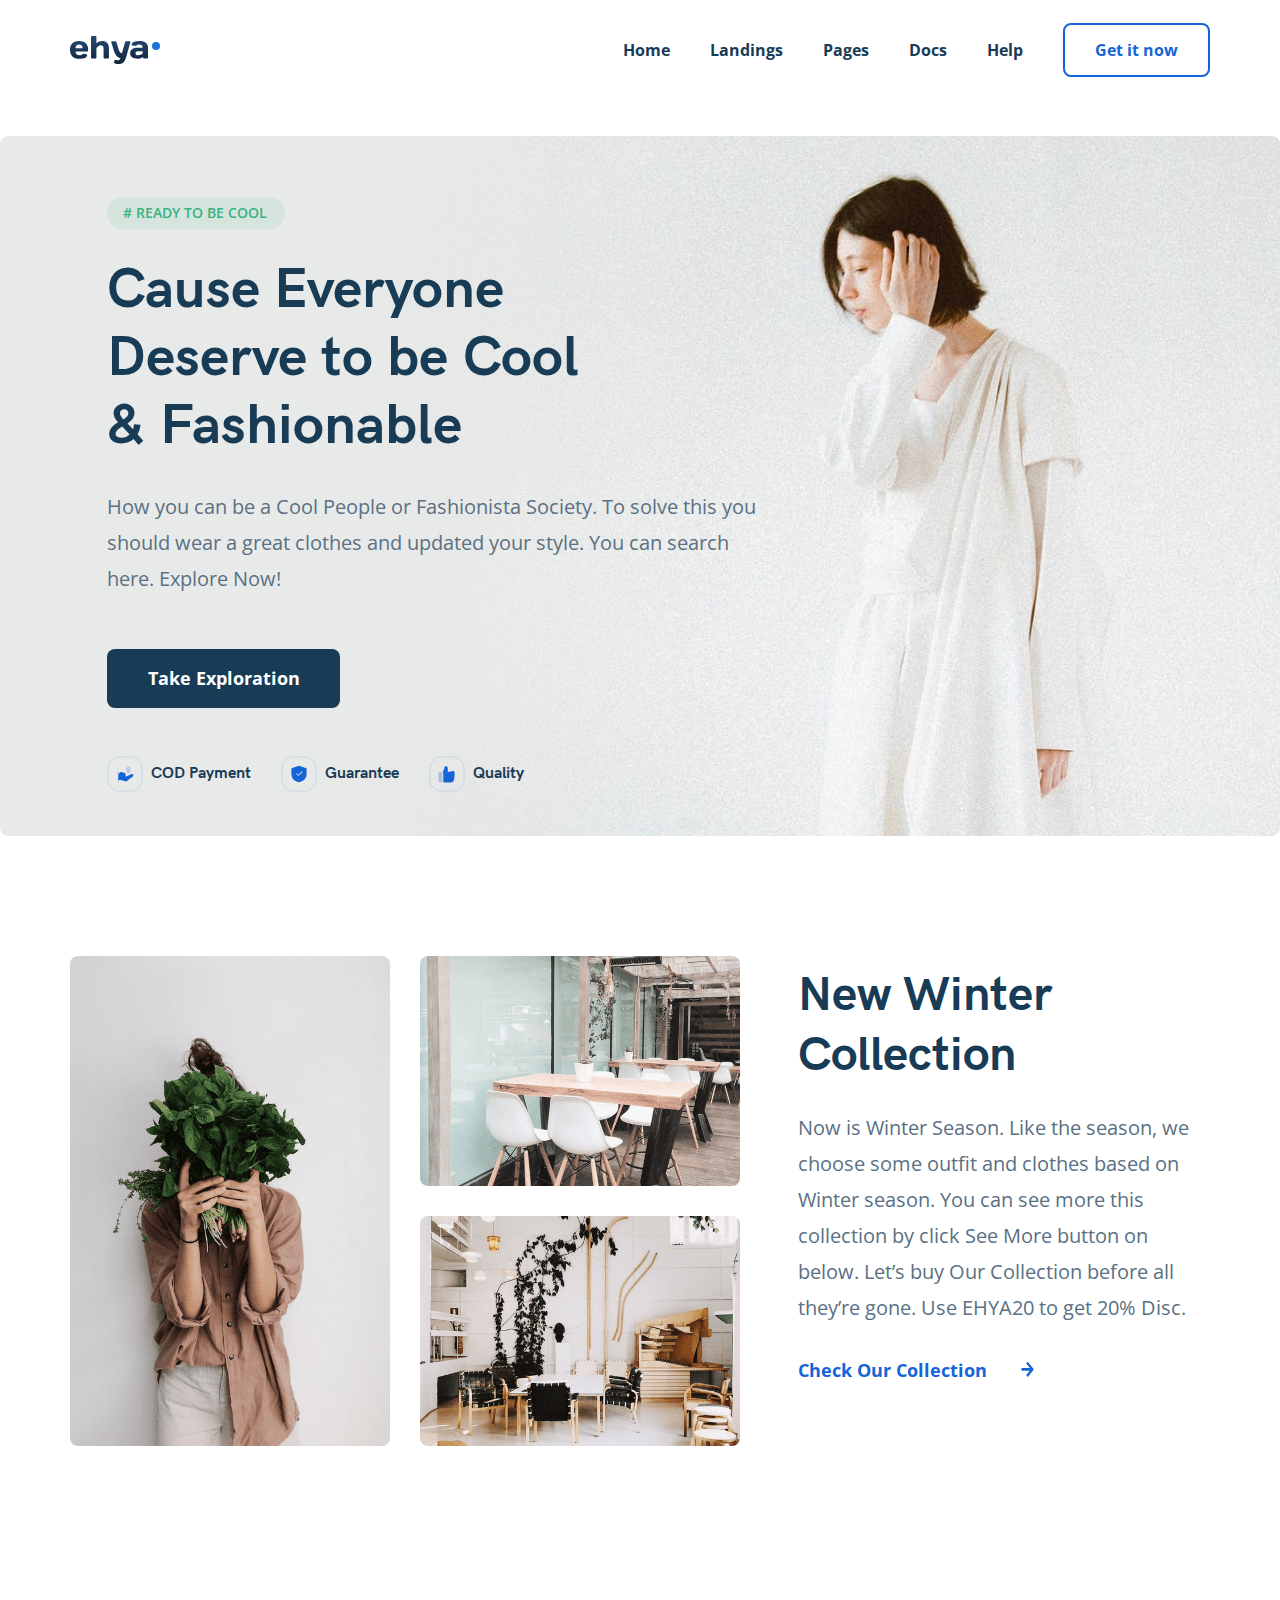
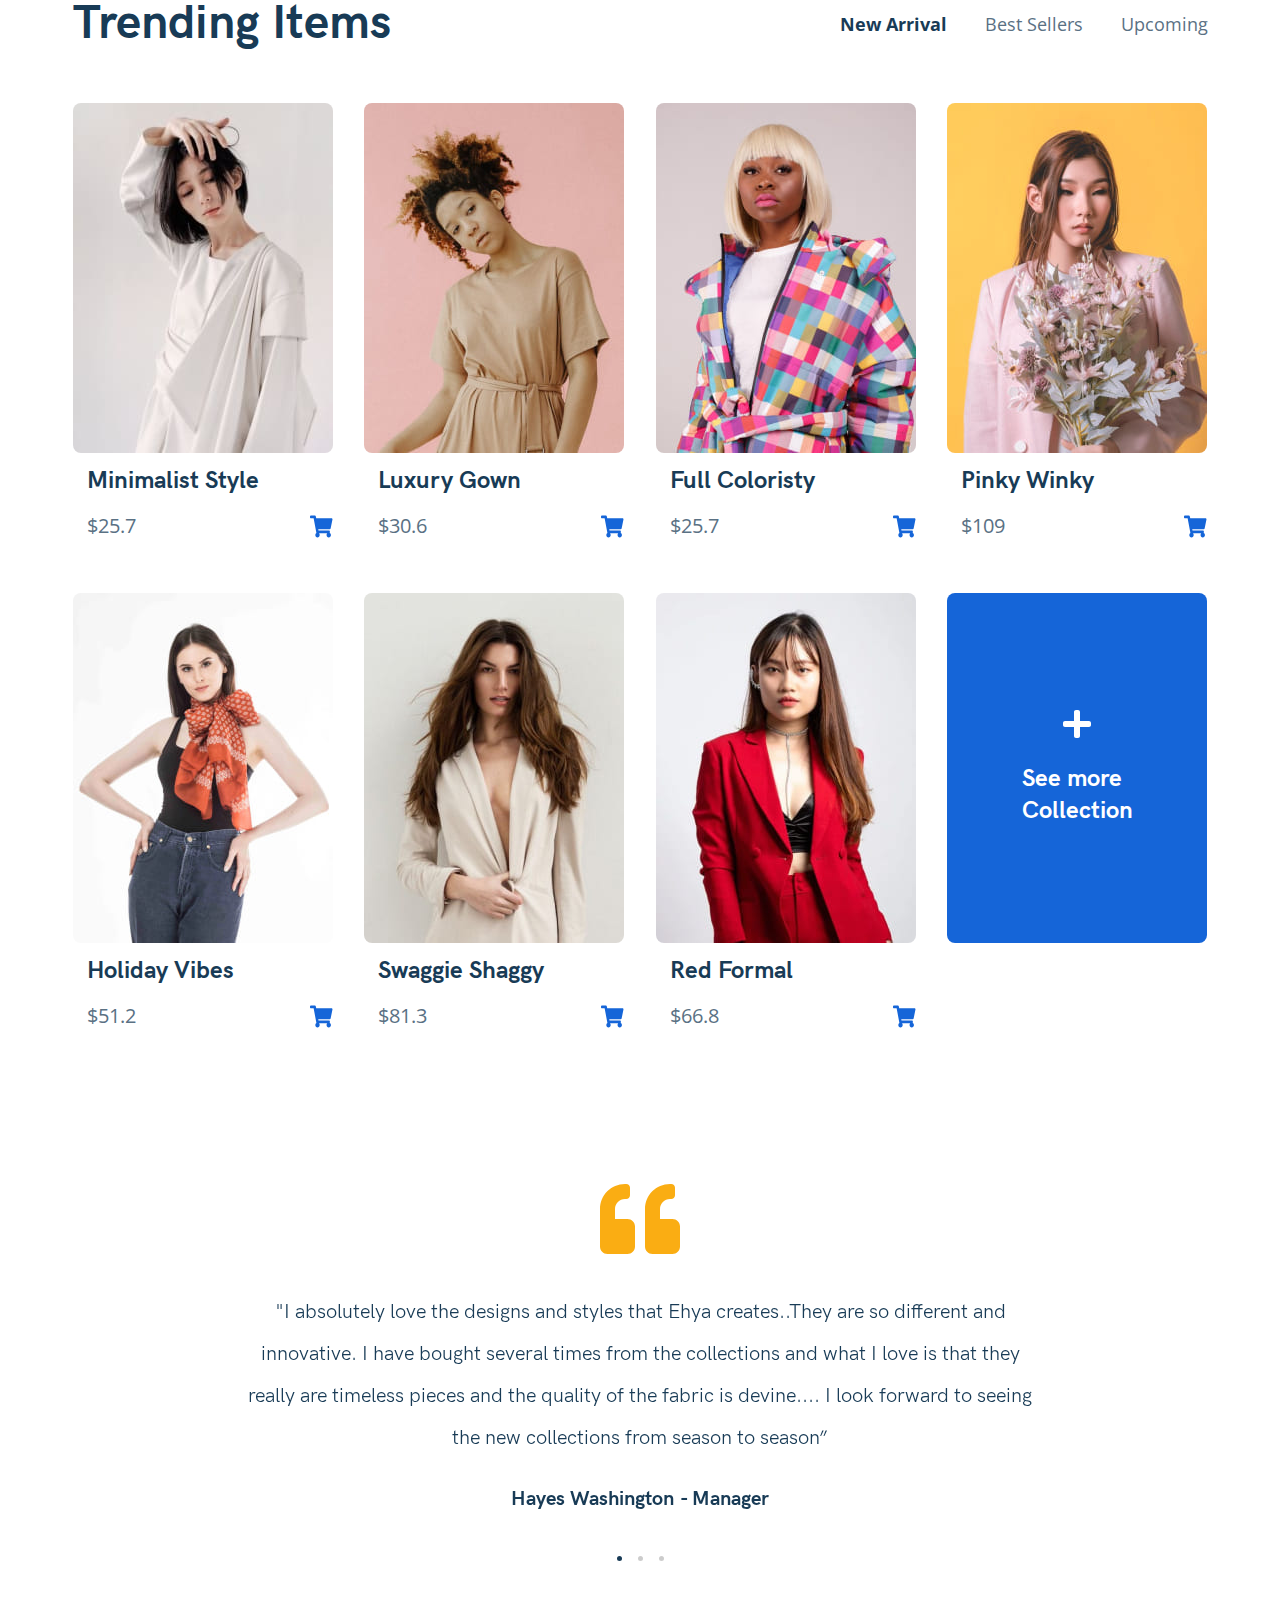
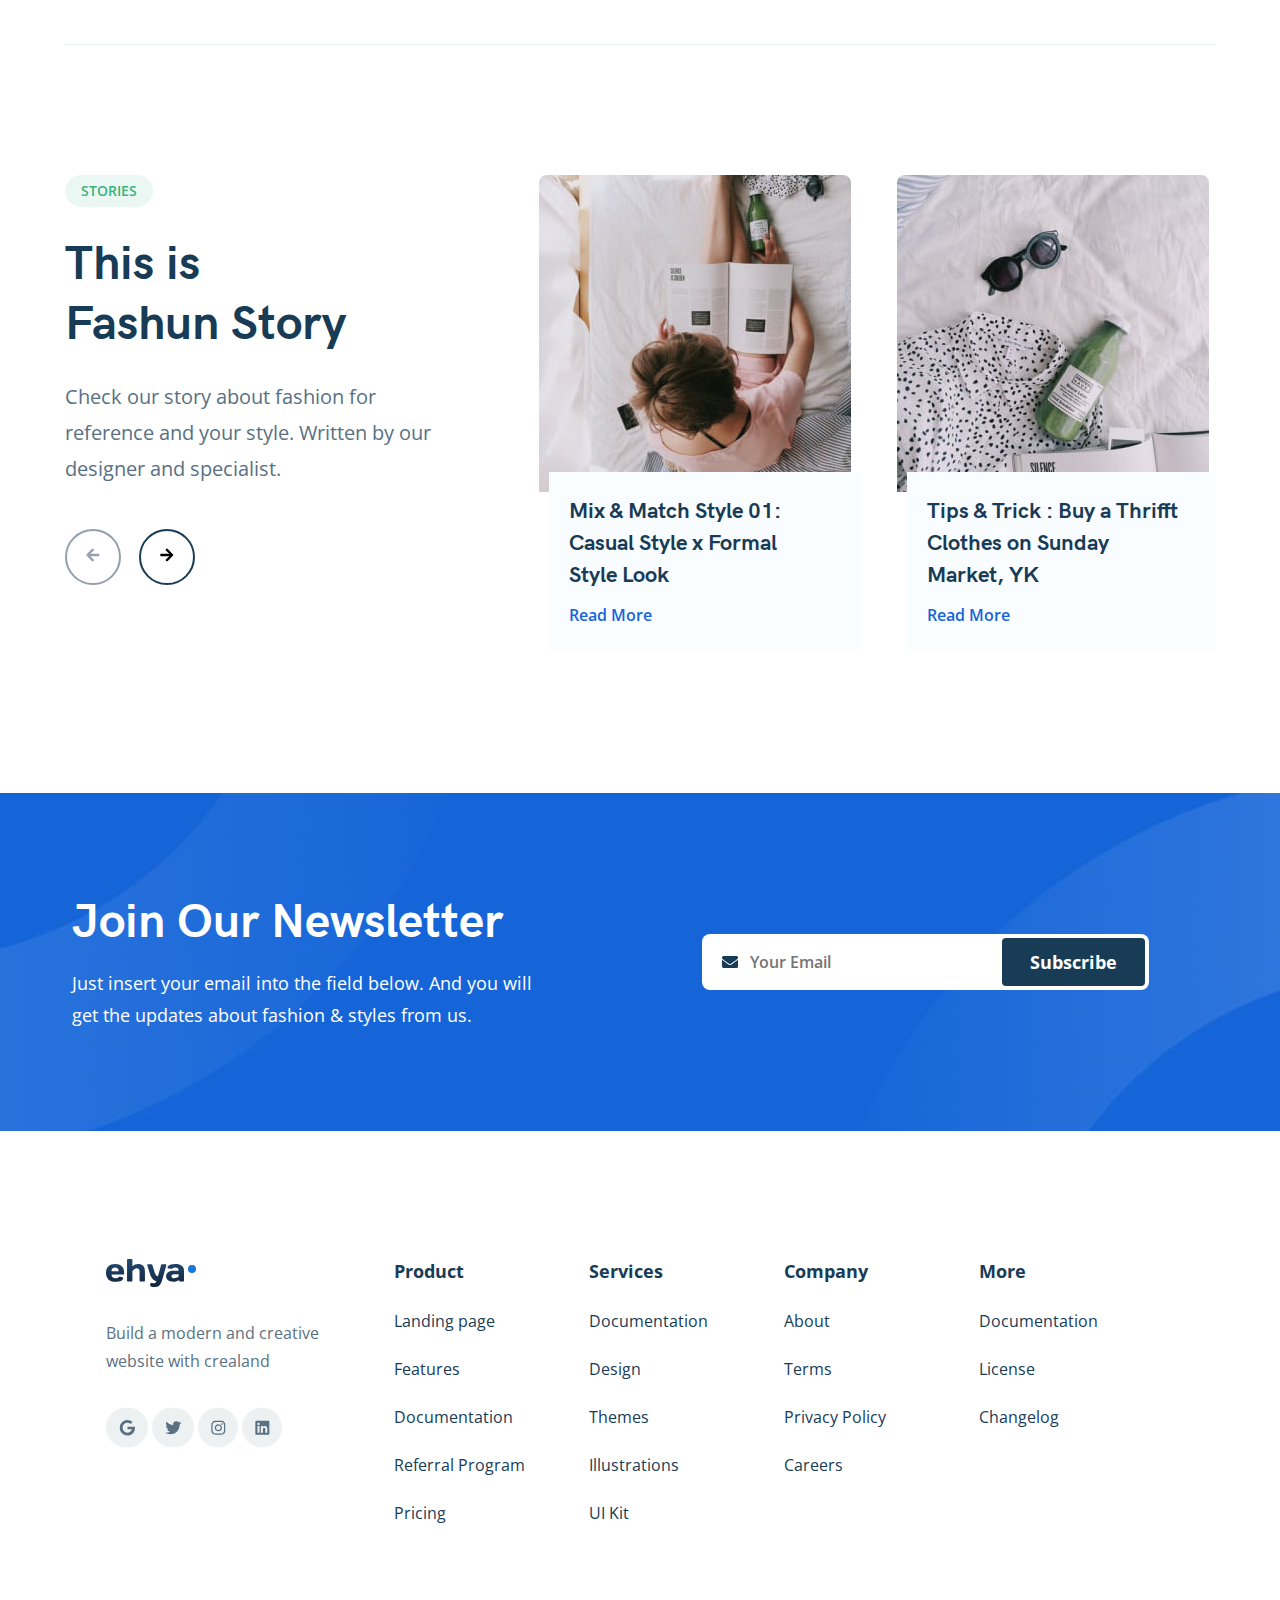
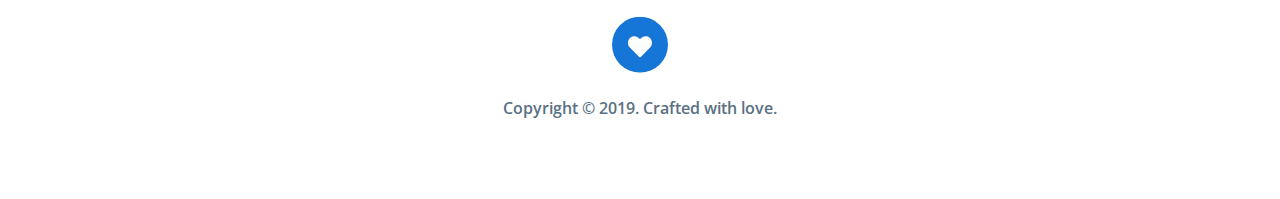
<file: index.html>
<!DOCTYPE html>
<html lang="en">

<head>
  <meta charset="UTF-8" />
  <meta name="viewport" content="width=device-width, initial-scale=1.0" />
  <title>Fashion boutique - EHYA</title>
  <link href="https://fonts.googleapis.com/css2?family=Open+Sans:wght@400;700&display=swap" rel="stylesheet" />
  <link rel="shortcut icon" href="img/favicon.ico" type="image/x-icon" />
  <link rel="icon" href="img/favicon.ico" type="image/x-icon" />
  <link rel="stylesheet" href="css/swiper-bundle.min.css" />
  <link rel="stylesheet" href="css/style.css" />
</head>

<body>
  <header class="navbar">
    <div class="header-container">
      <div class="header-container__left">
        <a href="index.html" class="logo">
          <img src="img/logo.svg" data-src="img/logo.svg" alt="logo: EYA" class="logo__image" />
        </a>
      </div>
      <!-- /.header-container__left -->
      <div class="header-container__right">
        <ul class="navbar-menu">
          <li class="navbar-menu__item">
            <a href="#" class="navbar-menu__link">Home</a>
          </li>
          <li class="navbar-menu__item">
            <a href="#" class="navbar-menu__link">Landings</a>
          </li>
          <li class="navbar-menu__item">
            <a href="#" class="navbar-menu__link">Pages</a>
          </li>
          <li class="navbar-menu__item">
            <a href="#" class="navbar-menu__link">Docs</a>
          </li>
          <li class="navbar-menu__item">
            <a href="#" class="navbar-menu__link">Help</a>
          </li>
          <li class="navbar-menu__item navbar-menu__primary">
            <button class="navbar-menu__link">
              Get it now
            </button>
          </li>
        </ul>
        <button data-toggle="modal" class="menu-button navbar__menu-button">
          <span class="menu-button__line"></span>
          <span class="menu-button__line"></span>
          <span class="menu-button__line"></span>
        </button>
      </div>
      <!-- /.header-container__rightt -->
    </div>
    <!-- /.header-container -->
  </header>
  <div class="banner">
    <div class="banner-wrapper">
      <div class="banner-container">
        <div class="banner-info">
          <div class="banner-text">
            <div class="banner-text__hashtag"># READY TO BE COOL</div>
            <!-- /.banner-text__hashtag -->
            <h1 class="banner-text__title">
              Cause Everyone Deserve to be&nbsp;Cool &&nbsp;Fashionable
            </h1>
            <p class="banner-text__description">How you can be a Cool People or Fashionista Society. To solve
              this you should wear a great clothes and updated your style.
              You can search here. Explore Now!
            </p>
          </div>
          <!-- /.banner-text -->
          <div class="banner__button">
            <button onclick="document.location='index.html#'" class="banner__button-link">Take Exploration</button>
          </div>
          <!-- /.banner-button -->
          <div class="advantages">
            <div class="advantages__item">
              <img src="img/icon-payment.svg" data-src="img/icon-1.svg" alt="icon: payment" class="advantages__icon">
              <span class="advantages__text">COD Payment</span>
            </div>
            <!-- /.advantages__item -->
            <div class="advantages__item">
              <img src="img/icon-guarantee.svg" data-src="img/icon-guarantee.svg" alt="icon: guaranteet"
                class="advantages__icon">
              <span class="advantages__text">Guarantee</span>
            </div>
            <!-- /.advantages__item -->
            <div class="advantages__item">
              <img src="img/icon-like.svg" data-src="img/icon-like.svg" alt="icon: like" class="advantages__icon">
              <span class="advantages__text">Quality</span>
            </div>
            <!-- /.advantages__item -->
          </div>
          <!-- /.advantages -->
        </div>
        <!-- /.banner-info -->
      </div>
      <!-- /.banner-container -->
    </div>
    <!-- /.banner-wrapper -->
  </div>
  <!-- /.banner -->
  <div class="collection">
    <div class="collection-container">
      <div class="collection-image">
        <div class="collection-image__left">
          <img src="img/collection-image-1.png" data-src="img/collection-image-1.png" alt="Image: collection"
            class="collection-image__vertical">
        </div>
        <!-- /.collection-image__left -->
        <div class="collection-image__right">
          <img src="img/collection-image-2.png" data-src="img/collection-image-2.png" alt="Image: collection"
            class="collection-image__horizontal">
          <img src="img/collection-image-3.png" data-src="img/collection-image-3.png" alt="Image: collection"
            class="collection-image__horizontal">
        </div>
        <!-- /.collection-image__right -->
      </div>
      <!-- /.collection-images -->
      <div class="collection-info">
        <h2 class="second-heading collection-info__title">
          New Winter Collection
        </h2>
        <p class="collection-info__description">
          Now is Winter Season. Like the season, we choose some outfit and
          clothes based on Winter season. You can see more this collection by
          click See More button on below. Let’s buy Our Collection before all
          they’re gone. Use EHYA20 to get 20% Disc.
        </p>
        <div class="collection-info__button">
          <a href="" class="collection-info__link">Check Our Collection</a>
          <img alt="" src="img/arrow.svg" data-src="img/arrow.svg" alt="icon: arrow" class="collection-info__icon">
        </div>
        <!-- /.collection-info__button -->
      </div>
      <!-- /.collection-info -->
    </div>
    <!-- /.collection-container -->
  </div>
  <!-- /.collection -->
  <div class="trending">
    <div class="trending-container">
      <div class="trending-info">
        <div class="second-heading trending-info__title">Trending Items</div>
        <ul class="tabs">
          <li data-target="#new" class="tabs__item tabs__item--active">
            New Arrival
          </li>
          <li data-target="#best" class="tabs__item">
            Best Sellers
          </li>
          <li data-target="#upcoming" class="tabs__item">
            Upcoming
          </li>
        </ul>
      </div>
      <!-- /.trending-info -->
      <ul class="tabs-content">
        <li id="new" class="tabs-content__item tabs-content__item--active">
          <div class="cards">
            <a href="#" class="card-item">
              <img class="card-item__image" src="img/card-image-1.jpg" data-src="img/card-image-1.jpg"
                alt="Image: card image">
              <span class="card-item__title">Minimalist Style</span>
              <div class="card-item__price-block">
                <span class="card-item-price">$25.7</span>
                <img class="card-item__cart" src="img/cart.svg" data-src="img/cart.svg" alt="logo: cart">
              </div>
              <!-- /.card-item_price-block -->
            </a>
            <!-- /.card-item -->
            <a href="#" class="card-item">
              <img class="card-item__image" src="img/card-image-2.jpg" data-src="img/card-image-2.jpg"
                alt="Image: card image">
              <span class="card-item__title">Luxury Gown</span>
              <div class="card-item__price-block">
                <span class="card-item-price">$30.6</span>
                <img class="card-item__cart" src="img/cart.svg" data-src="img/cart.svg" alt="logo: cart">
              </div>
              <!-- /.card-item_price-block -->
            </a>
            <!-- /.card-item -->
            <a href="#" class="card-item">
              <img class="card-item__image" src="img/card-image-3.jpg" data-src="img/card-image-3.jpg"
                alt="Image: card image">
              <span class="card-item__title">Full Coloristy</span>
              <div class="card-item__price-block">
                <span class="card-item-price">$25.7</span>
                <img class="card-item__cart" src="img/cart.svg" data-src="img/cart.svg" alt="logo: cart">
              </div>
              <!-- /.card-item_price-block -->
            </a>
            <!-- /.card-item -->
            <a href="#" class="card-item">
              <img class="card-item__image" src="img/card-image-4.jpg" data-src="img/card-image-4.jpg"
                alt="Image: card image">
              <span class="card-item__title">Pinky Winky</span>
              <div class="card-item__price-block">
                <span class="card-item-price">$109</span>
                <img class="card-item__cart" src="img/cart.svg" data-src="img/cart.svg" alt="logo: cart">
              </div>
              <!-- /.card-item_price-block -->
            </a>
            <!-- /.card-item -->
            <a href="#" class="card-item">
              <img class="card-item__image" src="img/card-image-5.jpg" data-src="img/card-image-5.jpg"
                alt="Image: card image">
              <span class="card-item__title">Holiday Vibes</span>
              <div class="card-item__price-block">
                <span class="card-item-price">$51.2</span>
                <img class="card-item__cart" src="img/cart.svg" data-src="img/cart.svg" alt="logo: cart">
              </div>
              <!-- /.card-item_price-block -->
            </a>
            <!-- /.card-item -->
            <a href="#" class="card-item">
              <img class="card-item__image" src="img/card-image-6.jpg" data-src="img/card-image-6.jpg"
                alt="Image: card image">
              <span class="card-item__title">Swaggie Shaggy</span>
              <div class="card-item__price-block">
                <span class="card-item-price">$81.3</span>
                <img class="card-item__cart" src="img/cart.svg" data-src="img/cart.svg" alt="logo: cart">
              </div>
              <!-- /.card-item_price-block -->
            </a>
            <!-- /.card-item -->
            <a href="#" class="card-item">
              <img class="card-item__image" src="img/card-image-7.jpg" data-src="img/card-image-7.jpg"
                alt="Image: card image">
              <span class="card-item__title">Red Formal</span>
              <div class="card-item__price-block">
                <span class="card-item-price">$66.8</span>
                <img class="card-item__cart" src="img/cart.svg" data-src="img/cart.svg" alt="logo: cart">
              </div>
              <!-- /.card-item_price-block -->
            </a>
            <!-- /.card-item -->
            <div class="card-item">
              <div class="card-item__more">
                <a href="#" class="card-item__link">
                  <img class="card-item__more-image" src="img/plus.svg" data-src="img/plus.svg" alt="logo: more">
                  <span class="card-item__more-text">
                    See more
                    <br>
                    Collection
                  </span>
                </a>
                <!-- /.card-item -->
              </div>
              <!-- /.card-item__more -->
            </div>
            <!-- /.card-item -->
          </div>
          <!-- /.cards -->
        </li>
        <li id="best" class="tabs-content__item">
          <div class="cards">
            <a href="#" class="card-item">
              <img class="card-item__image" src="img/card-image-2.jpg" data-src="img/card-image-2.jpg"
                alt="Image: card image">
              <span class="card-item__title">Luxury Gown</span>
              <div class="card-item__price-block">
                <span class="card-item-price">$30.6</span>
                <img class="card-item__cart" src="img/cart.svg" data-src="img/cart.svg" alt="logo: cart">
              </div>
              <!-- /.card-item_price-block -->
            </a>
            <!-- /.card-item -->
            <a href="#" class="card-item">
              <img class="card-item__image" src="img/card-image-6.jpg" data-src="img/card-image-6.jpg"
                alt="Image: card image">
              <span class="card-item__title">Swaggie Shaggy</span>
              <div class="card-item__price-block">
                <span class="card-item-price">$81.3</span>
                <img class="card-item__cart" src="img/cart.svg" data-src="img/cart.svg" alt="logo: cart">
              </div>
              <!-- /.card-item_price-block -->
            </a>
            <!-- /.card-item -->
            <a href="#" class="card-item">
              <img class="card-item__image" src="img/card-image-4.jpg" data-src="img/card-image-4.jpg"
                alt="Image: card image">
              <span class="card-item__title">Pinky Winky</span>
              <div class="card-item__price-block">
                <span class="card-item-price">$109</span>
                <img class="card-item__cart" src="img/cart.svg" data-src="img/cart.svg" alt="logo: cart">
              </div>
              <!-- /.card-item_price-block -->
            </a>
            <!-- /.card-item -->
            <a href="#" class="card-item">
              <img class="card-item__image" src="img/card-image-5.jpg" data-src="img/card-image-5.jpg"
                alt="Image: card image">
              <span class="card-item__title">Holiday Vibes</span>
              <div class="card-item__price-block">
                <span class="card-item-price">$51.2</span>
                <img class="card-item__cart" src="img/cart.svg" data-src="img/cart.svg" alt="logo: cart">
              </div>
              <!-- /.card-item_price-block -->
            </a>
            <!-- /.card-item -->
            <a href="#" class="card-item">
              <img class="card-item__image" src="img/card-image-3.jpg" data-src="img/card-image-3.jpg"
                alt="Image: card image">
              <span class="card-item__title">Full Coloristy</span>
              <div class="card-item__price-block">
                <span class="card-item-price">$25.7</span>
                <img class="card-item__cart" src="img/cart.svg" data-src="img/cart.svg" alt="logo: cart">
              </div>
              <!-- /.card-item_price-block -->
            </a>
            <!-- /.card-item -->
            <a href="#" class="card-item">
              <img class="card-item__image" src="img/card-image-7.jpg" data-src="img/card-image-7.jpg"
                alt="Image: card image">
              <span class="card-item__title">Red Formal</span>
              <div class="card-item__price-block">
                <span class="card-item-price">$66.8</span>
                <img class="card-item__cart" src="img/cart.svg" data-src="img/cart.svg" alt="logo: cart">
              </div>
              <!-- /.card-item_price-block -->
            </a>
            <!-- /.card-item -->
            <a href="#" class="card-item">
              <img class="card-item__image" src="img/card-image-1.jpg" data-src="img/card-image-1.jpg"
                alt="Image: card image">
              <span class="card-item__title">Minimalist Style</span>
              <div class="card-item__price-block">
                <span class="card-item-price">$25.7</span>
                <img class="card-item__cart" src="img/cart.svg" data-src="img/cart.svg" alt="logo: cart">
              </div>
              <!-- /.card-item_price-block -->
            </a>
            <!-- /.card-item -->
            <div class="card-item">
              <div class="card-item__more">
                <a href="#" class="card-item__link">
                  <img class="card-item__more-image" src="img/plus.svg" data-src="img/plus.svg" alt="logo: more">
                  <span class="card-item__more-text">
                    See more
                    <br>
                    Collection
                  </span>
                </a>
                <!-- /.card-item -->
              </div>
              <!-- /.card-item__more -->
            </div>
            <!-- /.card-item -->
          </div>
          <!-- /.cards -->
        </li>
        <li id="upcoming" class="tabs-content__item">
          <div class="cards">
            <a href="#" class="card-item">
              <img class="card-item__image" src="img/card-image-5.jpg" data-src="img/card-image-5.jpg"
                alt="Image: card image">
              <span class="card-item__title">Holiday Vibes</span>
              <div class="card-item__price-block">
                <span class="card-item-price">$51.2</span>
                <img class="card-item__cart" src="img/cart.svg" data-src="img/cart.svg" alt="logo: cart">
              </div>
              <!-- /.card-item_price-block -->
            </a>
            <!-- /.card-item -->
            <a href="#" class="card-item">
              <img class="card-item__image" src="img/card-image-3.jpg" data-src="img/card-image-3.jpg"
                alt="Image: card image">
              <span class="card-item__title">Full Coloristy</span>
              <div class="card-item__price-block">
                <span class="card-item-price">$25.7</span>
                <img class="card-item__cart" src="img/cart.svg" data-src="img/cart.svg" alt="logo: cart">
              </div>
              <!-- /.card-item_price-block -->
            </a>
            <!-- /.card-item -->
            <a href="#" class="card-item">
              <img class="card-item__image" src="img/card-image-7.jpg" data-src="img/card-image-7.jpg"
                alt="Image: card image">
              <span class="card-item__title">Red Formal</span>
              <div class="card-item__price-block">
                <span class="card-item-price">$66.8</span>
                <img class="card-item__cart" src="img/cart.svg" data-src="img/cart.svg" alt="logo: cart">
              </div>
              <!-- /.card-item_price-block -->
            </a>
            <!-- /.card-item -->
            <a href="#" class="card-item">
              <img class="card-item__image" src="img/card-image-2.jpg" data-src="img/card-image-2.jpg"
                alt="Image: card image">
              <span class="card-item__title">Luxury Gown</span>
              <div class="card-item__price-block">
                <span class="card-item-price">$30.6</span>
                <img class="card-item__cart" src="img/cart.svg" data-src="img/cart.svg" alt="logo: cart">
              </div>
              <!-- /.card-item_price-block -->
            </a>
            <!-- /.card-item -->
            <a href="#" class="card-item">
              <img class="card-item__image" src="img/card-image-6.jpg" data-src="img/card-image-6.jpg"
                alt="Image: card image">
              <span class="card-item__title">Swaggie Shaggy</span>
              <div class="card-item__price-block">
                <span class="card-item-price">$81.3</span>
                <img class="card-item__cart" src="img/cart.svg" data-src="img/cart.svg" alt="logo: cart">
              </div>
              <!-- /.card-item_price-block -->
            </a>
            <!-- /.card-item -->
            <a href="#" class="card-item">
              <img class="card-item__image" src="img/card-image-4.jpg" data-src="img/card-image-4.jpg"
                alt="Image: card image">
              <span class="card-item__title">Pinky Winky</span>
              <div class="card-item__price-block">
                <span class="card-item-price">$109</span>
                <img class="card-item__cart" src="img/cart.svg" data-src="img/cart.svg" alt="logo: cart">
              </div>
              <!-- /.card-item_price-block -->
            </a>
            <!-- /.card-item -->
            <a href="#" class="card-item">
              <img class="card-item__image" src="img/card-image-1.jpg" data-src="img/card-image-1.jpg"
                alt="Image: card image">
              <span class="card-item__title">Minimalist Style</span>
              <div class="card-item__price-block">
                <span class="card-item-price">$25.7</span>
                <img class="card-item__cart" src="img/cart.svg" data-src="img/cart.svg" alt="logo: cart">
              </div>
              <!-- /.card-item_price-block -->
            </a>
            <!-- /.card-item -->
            <div class="card-item">
              <div class="card-item__more">
                <a href="#" class="card-item__link">
                  <img class="card-item__more-image" src="img/plus.svg" data-src="img/plus.svg" alt="logo: more">
                  <span class="card-item__more-text">
                    See more
                    <br>
                    Collection
                  </span>
                </a>
                <!-- /.card-item -->
              </div>
              <!-- /.card-item__more -->
            </div>
            <!-- /.card-item -->
          </div>
          <!-- /.cards -->
        </li>
      </ul>
    </div>
    <!-- /.trending-collection -->
  </div>
  <!-- /.trending -->
  <div class="reviews">
    <div class="reviews-container">
      <div class="swiper-container reviews-slider">
        <div class="swiper-wrapper">
          <div class="swiper-slide">
            <div class="reviews-slider__item">
              <img src="img/quote.svg" data-src="img/quote.svg" alt="logo: quote" class="reviews-slider__logo">
              <p class="reviews-slider__description">
                "I absolutely love the designs and styles that Ehya
                creates..They are so different and innovative. I have bought
                several times from the collections and what I love is that
                they really are timeless pieces and the quality of the fabric
                is devine.... I look forward to seeing the new collections
                from season to season”
              </p>
              <span class="reviews-slider__author">Hayes Washington&nbsp;- Manager</span>
            </div>
            <!-- /.reviews-slider__item -->
          </div>
          <!-- swiper-slide -->
          <div class="swiper-slide">
            <div class="reviews-slider__item">
              <img src="img/quote.svg" data-src="img/quote.svg" alt="logo: quote" class="reviews-slider__logo">
              <p class="reviews-slider__description">
                "I absolutely love the designs and styles that Ehya
                creates..They are so different and innovative. I have bought
                several times from the collections and what I love is that
                they really are timeless pieces and the quality of the fabric
                is devine.... I look forward to seeing the new collections
                from season to season”
              </p>
              <span class="reviews-slider__author">Cesar Griffin&nbsp;- Customer</span>
            </div>
            <!-- /.reviews-slider__item -->
          </div>
          <!-- swiper-slide -->
          <div class="swiper-slide">
            <div class="reviews-slider__item">
              <img src="img/quote.svg" data-src="img/quote.svg" alt="logo: quote" class="reviews-slider__logo">
              <p class="reviews-slider__description">
                "I absolutely love the designs and styles that Ehya
                creates..They are so different and innovative. I have bought
                several times from the collections and what I love is that
                they really are timeless pieces and the quality of the fabric
                is devine.... I look forward to seeing the new collections
                from season to season”
              </p>
              <span class="reviews-slider__author">Alicia Puma&nbsp;- Fashion Customer</span>
            </div>
            <!-- /.reviews-slider__item -->
          </div>
          <!-- swiper-slide -->
        </div>
        <!-- swiper-wrapper -->
        <div class="reviews-pagination"></div>
      </div>
      <!-- /.swiper-container-->
    </div>
    <!-- /.reviews-container -->
  </div>
  <!-- /.reviews -->
  <div class="stories">
    <div class="stories-container">
      <div class="stories-info">
        <span class="stories-info__subtitle">Stories</span>
        <h2 class="second-heading stories-info__title">This is Fashun Story</h2>
        <p class="stories-info__description">
          Check our story about fashion for reference and your style. Written
          by our designer and specialist.
        </p>
        <div class="stories-info__button-wrapper">
          <button class="stories-info__button stories-info__button--prev">
            <svg class="stories-info__icon" width="15" height="14" viewBox="0 0 15 14" fill="none"
              xmlns="http://www.w3.org/2000/svg">
              <path
                d="M8.31689 12.9375C8.62939 12.625 8.59814 12.1562 8.31689 11.8438L4.53564 8.25H13.5356C13.9419 8.25 14.2856 7.9375 14.2856 7.5V6.5C14.2856 6.09375 13.9419 5.75 13.5356 5.75H4.53564L8.31689 2.1875C8.59814 1.875 8.62939 1.40625 8.31689 1.09375L7.62939 0.40625C7.34814 0.125 6.84814 0.125 6.56689 0.40625L0.504395 6.5C0.191895 6.78125 0.191895 7.25 0.504395 7.53125L6.56689 13.625C6.84814 13.9062 7.31689 13.9062 7.62939 13.625L8.31689 12.9375Z" />
            </svg>
          </button>
          <button class="stories-info__button stories-info__button--next">
            <svg class="stories-info__icon" width="15" height="14" viewBox="0 0 15 14" fill="none"
              xmlns="http://www.w3.org/2000/svg">
              <path
                d="M6.25439 1.0625C5.94189 1.375 5.97314 1.84375 6.25439 2.15625L10.0356 5.75L1.03564 5.75C0.629395 5.75 0.285645 6.0625 0.285645 6.5V7.5C0.285645 7.90625 0.629395 8.25 1.03564 8.25L10.0356 8.25L6.25439 11.8125C5.97314 12.125 5.94189 12.5938 6.25439 12.9062L6.94189 13.5938C7.22314 13.875 7.72314 13.875 8.00439 13.5938L14.0669 7.5C14.3794 7.21875 14.3794 6.75 14.0669 6.46875L8.00439 0.375C7.72314 0.09375 7.25439 0.09375 6.94189 0.375L6.25439 1.0625Z" />
            </svg>
          </button>
        </div>
        <!-- /.stories-info__button-wrapper -->
      </div>
      <!-- /.stories-info -->
      <div class="swiper-container stories-slider">
        <div class="swiper-wrapper">
          <div class="swiper-slide">
            <div class="stories-slider__item">
              <div class="stories-card">
                <img src="img/stories-1.jpg" data-src="img/stories-1.jpg" alt="Image: stories 1"
                  class="stories-card__image">
                <div class="stories-card__info">
                  <span class="stories-card__title">Mix & Match Style 01: Casual Style x Formal Style
                    Look</span>
                  <a href="#" class="stories-card__link">Read More</a>
                </div>
                <!-- /.stories-card__info -->
              </div>
              <!-- /.stories-card -->
              <div class="stories-card">
                <img src="img/stories-2.jpg" data-src="img/stories-2.jpg" alt="Image: stories 2"
                  class="stories-card__image">
                <div class="stories-card__info">
                  <span class="stories-card__title">Tips & Trick : Buy a Thrifft Clothes on Sunday Market,
                    YK</span>
                  <a href="#" class="stories-card__link">Read More</a>
                </div>
                <!-- /.stories-card__info -->
              </div>
              <!-- /.stories-card -->
            </div>
            <!-- /.stories-slider__item -->
          </div>
          <!-- /.swiper-slide -->
          <div class="swiper-slide">
            <div class="stories-slider__item">
              <div class="stories-card">
                <img src="img/stories-3.jpg" data-src="img/stories-3.jpg" alt="Image: stories 3"
                  class="stories-card__image">
                <div class="stories-card__info">
                  <span class="stories-card__title">Mix & Match Style 01: Casual Style x Formal Style
                    Look</span>
                  <a href="#" class="stories-card__link">Read More</a>
                </div>
                <!-- /.stories-card__info -->
              </div>
              <!-- /.stories-card -->
              <div class="stories-card">
                <img src="img/stories-4.jpg" data-src="img/stories-4.jpg" alt="Image: stories 4"
                  class="stories-card__image">
                <div class="stories-card__info">
                  <span class="stories-card__title">Tips & Trick : Buy a Thrifft Clothes on Sunday Market,
                    YK</span>
                  <a href="#" class="stories-card__link">Read More</a>
                </div>
                <!-- /.stories-card__info -->
              </div>
              <!-- /.stories-card -->
            </div>
            <!-- /.stories-slider__item -->
          </div>
          <!-- ./swiper-slide -->
        </div>
        <!-- If we need pagination -->
        <div class="swiper-pagination"></div>
      </div>
    </div>
    <!-- /.stories-container -->
  </div>
  <!-- /.stories -->
  <div class="newsletter">
    <div class="newsletter-wrapper">
      <div class="newsletter-info">
        <h2 class="second-heading newsletter__title">Join Our Newsletter</h2>
        <p class="newsletter__description">
          Just insert your email into the field below. And you will get the
          updates about fashion & styles from us.
        </p>
      </div>
      <!-- ./newsletter-info -->
      <form action="send-newsletter.php" method="POST" class="subscribe newsletter__subscribe">
        <input type="email" class="input subscribe__input" placeholder="Your Email" name="email" required>
        <button class="subscribe__button">
          Subscribe
        </button>
      </form>
    </div>
  </div>
  <!-- /.newsletter -->
  <footer class="footer">
    <div class="footer-container">
      <div class="footer-wrapper">
        <div class="footer-info">
          <a href="" class="footer-info__link">
            <img src="img/logo.svg" data-src="img/logo.svg" alt="logo: Ehya" class="footer-info__logo">
          </a>
          <span class="footer-info__text">Build a modern and creative website with crealand</span>
          <div class="footer-social">
            <a href="https://plus.google.com/" target="_blank" class="footer-social__item">
              <img src="img/social-1.svg" data-src="img/social-1.svg" alt="google plus"
                class="footer-social__image"></a>
            <a href="https://twitter.com/" target="_blank" class="footer-social__item">
              <img src="img/social-2.svg" data-src="img/social-2.svg" alt="twitter" class="footer-social__image"></a>
            <a href="https://www.instagram.com/" target="_blank" class="footer-social__item">
              <img src="img/social-3.svg" data-src="img/social-3.svg" alt="instagram" class="footer-social__image"></a>
            <a href="https://ru.linkedin.com/" target="_blank" class="footer-social__item">
              <img src="img/social-4.svg" data-src="img/social-4.svg" alt="linkedin" class="footer-social__image"></a>
          </div>
          <!-- /.footer-social -->
        </div>
        <!-- /.footer-info -->
        <div class="footer-menu">
          <div class="footer-menu__column">
            <span class="footer-menu__title">Product</span>
            <ul class="footer-menu__items">
              <li class="footer-menu__item"><a href="" class="footer-menu__link">Landing page</a></li>
              <li class="footer-menu__item"><a href="" class="footer-menu__link">Features</a></li>
              <li class="footer-menu__item"><a href="" class="footer-menu__link">Documentation</a></li>
              <li class="footer-menu__item"><a href="" class="footer-menu__link">Referral Program</a></li>
              <li class="footer-menu__item"><a href="" class="footer-menu__link">Pricing</a></li>
            </ul>
          </div>
          <!-- ./footer-menu__column-->
          <div class="footer-menu__column">
            <span class="footer-menu__title">Services</span>
            <ul class="footer-menu__items">
              <li class="footer-menu__item"><a href="" class="footer-menu__link">Documentation</a></li>
              <li class="footer-menu__item"><a href="" class="footer-menu__link">Design</a></li>
              <li class="footer-menu__item"><a href="" class="footer-menu__link">Themes</a></li>
              <li class="footer-menu__item"><a href="" class="footer-menu__link">Illustrations</a></li>
              <li class="footer-menu__item"><a href="" class="footer-menu__link">UI Kit</a></li>
            </ul>
          </div>
          <!-- ./footer-menu__column-->
          <div class="footer-menu__column">
            <span class="footer-menu__title">Company</span>
            <ul class="footer-menu__items">
              <li class="footer-menu__item"><a href="" class="footer-menu__link">About</a></li>
              <li class="footer-menu__item"><a href="" class="footer-menu__link">Terms</a></li>
              <li class="footer-menu__item"><a href="" class="footer-menu__link">Privacy Policy</a></li>
              <li class="footer-menu__item"><a href="" class="footer-menu__link">Careers</a></li>
            </ul>
          </div>
          <!-- ./footer-menu__column-->
          <div class="footer-menu__column">
            <span class="footer-menu__title">More</span>
            <ul class="footer-menu__items">
              <li class="footer-menu__item"><a href="" class="footer-menu__link">Documentation</a></li>
              <li class="footer-menu__item"><a href="" class="footer-menu__link">License</a></li>
              <li class="footer-menu__item"><a href="" class="footer-menu__link">Changelog</a></li>
            </ul>
          </div>
          <!-- ./footer-menu__column-->
        </div>
        <!-- /.footer-menu -->

      </div>
      <!-- /.footer-wrapper -->
      <div class="footer-copyright">
        <img src="img/heart.svg" data-src="img/heart.svg" alt="logo: heart" class="footer-copyright__image">
        <span class="footer-copyright__text">Copyright © 2019. Crafted with love.</span>
      </div>
      <!-- /.footer-copyright -->
    </div>
    <!-- /.footer-container -->
  </footer>
  <script src="js/jquery-3.5.1.min.js"></script>
  <script src="js/swiper-bundle.min.js"></script>
  <script src="js/jquery.validate.min.js"></script>
  <script src="js/main.js"></script>
</body>

</html>
</file>
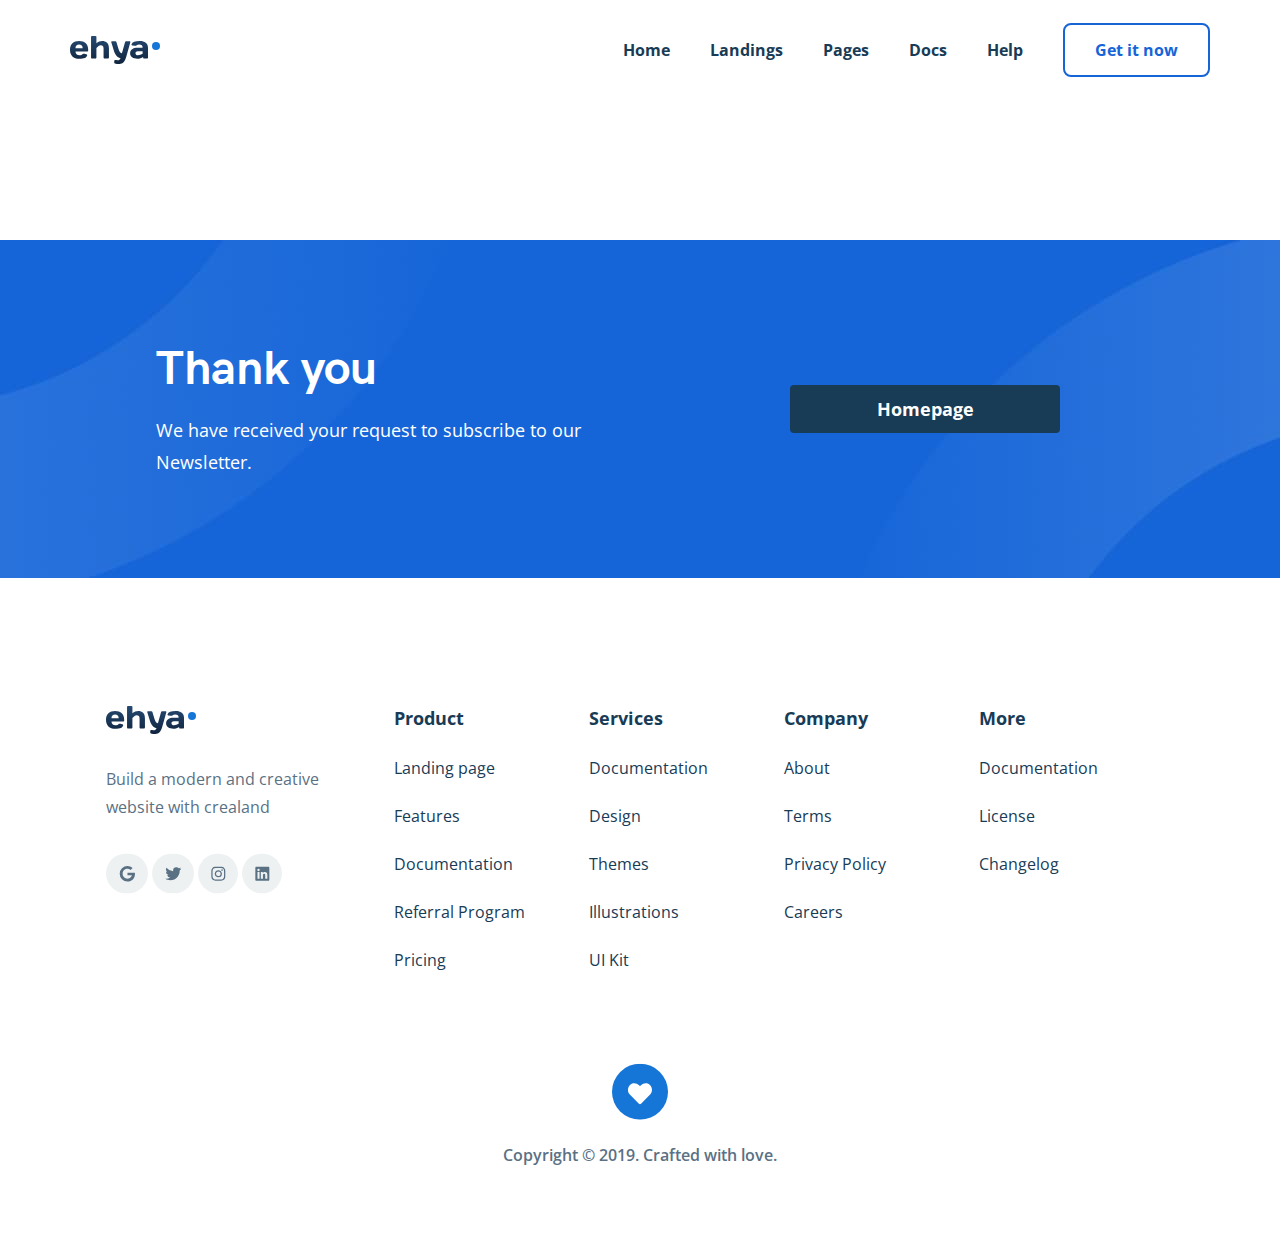
<file: thankyou.html>
<!DOCTYPE html>
<html lang="en">

<head>
  <meta charset="UTF-8" />
  <meta name="viewport" content="width=device-width, initial-scale=1.0" />
  <title>Fashion boutique - EHYA</title>
  <link href="https://fonts.googleapis.com/css2?family=Open+Sans:wght@400;700&display=swap" rel="stylesheet" />
  <link rel="shortcut icon" href="img/favicon.ico" type="image/x-icon" />
  <link rel="icon" href="img/favicon.ico" type="image/x-icon" />
  <link rel="stylesheet" href="css/swiper-bundle.min.css" />
  <link rel="stylesheet" href="css/style.css" />
</head>

<body>
  <header class="navbar">
    <div class="header-container">
      <div class="header-container__left">
        <a href="index.html" class="logo">
          <img src="img/logo.svg" data-src="img/logo.svg" alt="logo: EYA" class="logo__image" />
        </a>
      </div>
      <!-- /.header-container__left -->
      <div class="header-container__right">
        <ul class="navbar-menu">
          <li class="navbar-menu__item">
            <a href="#" class="navbar-menu__link">Home</a>
          </li>
          <li class="navbar-menu__item">
            <a href="#" class="navbar-menu__link">Landings</a>
          </li>
          <li class="navbar-menu__item">
            <a href="#" class="navbar-menu__link">Pages</a>
          </li>
          <li class="navbar-menu__item">
            <a href="#" class="navbar-menu__link">Docs</a>
          </li>
          <li class="navbar-menu__item">
            <a href="#" class="navbar-menu__link">Help</a>
          </li>
          <li class="navbar-menu__item navbar-menu__primary">
            <button class="navbar-menu__link">
              Get it now
            </button>
          </li>
        </ul>
        <button data-toggle="modal" class="menu-button navbar__menu-button">
          <span class="menu-button__line"></span>
          <span class="menu-button__line"></span>
          <span class="menu-button__line"></span>
        </button>
      </div>
      <!-- /.header-container__rightt -->
    </div>
    <!-- /.header-container -->
  </header>
  <div class="newsletter">
    <div class="newsletter-wrapper">
      <div class="newsletter-info">
        <h2 class="second-heading newsletter__title">Thank you</h2>
        <p class="newsletter__description">
          We have received your request to subscribe to our Newsletter.
        </p>
      </div>
      <!-- ./newsletter-info -->
      <button class="subscribe-button-thank">
        <a class="subscribe-button-thank__link" href="index.html">
          Homepage
        </a>
      </button>
    </div>
  </div>
  <!-- /.newsletter -->
  <footer class="footer">
    <div class="footer-container">
      <div class="footer-wrapper">
        <div class="footer-info">
          <a href="" class="footer-info__link">
            <img src="img/logo.svg" data-src="img/logo.svg" alt="logo: Ehya" class="footer-info__logo">
          </a>
          <span class="footer-info__text">Build a modern and creative website with crealand</span>
          <div class="footer-social">
            <a href="https://plus.google.com/" target="_blank" class="footer-social__item">
              <img src="img/social-1.svg" data-src="img/social-1.svg" alt="google plus"
                class="footer-social__image"></a>
            <a href="https://twitter.com/" target="_blank" class="footer-social__item">
              <img src="img/social-2.svg" data-src="img/social-2.svg" alt="twitter" class="footer-social__image"></a>
            <a href="https://www.instagram.com/" target="_blank" class="footer-social__item">
              <img src="img/social-3.svg" data-src="img/social-3.svg" alt="instagram" class="footer-social__image"></a>
            <a href="https://ru.linkedin.com/" target="_blank" class="footer-social__item">
              <img src="img/social-4.svg" data-src="img/social-4.svg" alt="linkedin" class="footer-social__image"></a>
          </div>
          <!-- /.footer-social -->
        </div>
        <!-- /.footer-info -->
        <div class="footer-menu">
          <div class="footer-menu__column">
            <span class="footer-menu__title">Product</span>
            <ul class="footer-menu__items">
              <li class="footer-menu__item"><a href="" class="footer-menu__link">Landing page</a></li>
              <li class="footer-menu__item"><a href="" class="footer-menu__link">Features</a></li>
              <li class="footer-menu__item"><a href="" class="footer-menu__link">Documentation</a></li>
              <li class="footer-menu__item"><a href="" class="footer-menu__link">Referral Program</a></li>
              <li class="footer-menu__item"><a href="" class="footer-menu__link">Pricing</a></li>
            </ul>
          </div>
          <!-- ./footer-menu__column-->
          <div class="footer-menu__column">
            <span class="footer-menu__title">Services</span>
            <ul class="footer-menu__items">
              <li class="footer-menu__item"><a href="" class="footer-menu__link">Documentation</a></li>
              <li class="footer-menu__item"><a href="" class="footer-menu__link">Design</a></li>
              <li class="footer-menu__item"><a href="" class="footer-menu__link">Themes</a></li>
              <li class="footer-menu__item"><a href="" class="footer-menu__link">Illustrations</a></li>
              <li class="footer-menu__item"><a href="" class="footer-menu__link">UI Kit</a></li>
            </ul>
          </div>
          <!-- ./footer-menu__column-->
          <div class="footer-menu__column">
            <span class="footer-menu__title">Company</span>
            <ul class="footer-menu__items">
              <li class="footer-menu__item"><a href="" class="footer-menu__link">About</a></li>
              <li class="footer-menu__item"><a href="" class="footer-menu__link">Terms</a></li>
              <li class="footer-menu__item"><a href="" class="footer-menu__link">Privacy Policy</a></li>
              <li class="footer-menu__item"><a href="" class="footer-menu__link">Careers</a></li>
            </ul>
          </div>
          <!-- ./footer-menu__column-->
          <div class="footer-menu__column">
            <span class="footer-menu__title">More</span>
            <ul class="footer-menu__items">
              <li class="footer-menu__item"><a href="" class="footer-menu__link">Documentation</a></li>
              <li class="footer-menu__item"><a href="" class="footer-menu__link">License</a></li>
              <li class="footer-menu__item"><a href="" class="footer-menu__link">Changelog</a></li>
            </ul>
          </div>
          <!-- ./footer-menu__column-->
        </div>
        <!-- /.footer-menu -->

      </div>
      <!-- /.footer-wrapper -->
      <div class="footer-copyright">
        <img src="img/heart.svg" data-src="img/heart.svg" alt="logo: heart" class="footer-copyright__image">
        <span class="footer-copyright__text">Copyright © 2019. Crafted with love.</span>
      </div>
      <!-- /.footer-copyright -->
    </div>
    <!-- /.footer-container -->
  </footer>
  <script src="js/jquery-3.5.1.min.js"></script>
  <script src="js/swiper-bundle.min.js"></script>
  <script src="js/jquery.validate.min.js"></script>
  <script src="js/main.js"></script>
</body>

</html>
</file>
<file: css/style.css>
@font-face {
  font-family: "HKGrotesk";
  src: url("../fonts/HKGrotesk-Regular.woff") format("woff");
  src: url("../fonts/hk-grotesk.regular.woff2") format("woff2");
  font-weight: normal;
  font-style: normal;
}

@font-face {
  font-family: "HKGrotesk";
  src: url("../fonts/HKGrotesk-Bold.woff") format("woff");
  src: url("../fonts/hk-grotesk.bold.woff2") format("woff2");
  font-weight: bold;
  font-style: normal;
}

* {
  box-sizing: border-box;
}

body {
  font-family: 'Open Sans', sans-serif;
  background: #FFFFFF;
  color: #5A7184;
}

.second-heading {
  font-family: HKGrotesk;
  font-style: normal;
  font-weight: bold;
  font-size: 48px;
  line-height: 60px;
}

.input {
  outline: none;
}

.invalid {
  color: #ec8c1f;
}

.tabs-content__item {
  display: none;
}

button:focus {
  outline: none;
}

/*! normalize.css v8.0.1 | MIT License | github.com/necolas/normalize.css */
/* Document
   ========================================================================== */
/**
 * 1. Correct the line height in all browsers.
 * 2. Prevent adjustments of font size after orientation changes in iOS.
 */
html {
  line-height: 1.15;
  /* 1 */
  -webkit-text-size-adjust: 100%;
  /* 2 */
}

/* Sections
   ========================================================================== */
/**
 * Remove the margin in all browsers.
 */
body {
  margin: 0;
}

/**
 * Render the `main` element consistently in IE.
 */
main {
  display: block;
}

/**
 * Correct the font size and margin on `h1` elements within `section` and
 * `article` contexts in Chrome, Firefox, and Safari.
 */
h1 {
  font-size: 2em;
  margin: 0.67em 0;
}

/* Grouping content
   ========================================================================== */
/**
 * 1. Add the correct box sizing in Firefox.
 * 2. Show the overflow in Edge and IE.
 */
hr {
  box-sizing: content-box;
  /* 1 */
  height: 0;
  /* 1 */
  overflow: visible;
  /* 2 */
}

/**
 * 1. Correct the inheritance and scaling of font size in all browsers.
 * 2. Correct the odd `em` font sizing in all browsers.
 */
pre {
  font-family: monospace, monospace;
  /* 1 */
  font-size: 1em;
  /* 2 */
}

/* Text-level semantics
   ========================================================================== */
/**
 * Remove the gray background on active links in IE 10.
 */
a {
  background-color: transparent;
}

/**
 * 1. Remove the bottom border in Chrome 57-
 * 2. Add the correct text decoration in Chrome, Edge, IE, Opera, and Safari.
 */
abbr[title] {
  border-bottom: none;
  /* 1 */
  text-decoration: underline;
  /* 2 */
  text-decoration: underline dotted;
  /* 2 */
}

/**
 * Add the correct font weight in Chrome, Edge, and Safari.
 */
b,
strong {
  font-weight: bolder;
}

/**
 * 1. Correct the inheritance and scaling of font size in all browsers.
 * 2. Correct the odd `em` font sizing in all browsers.
 */
code,
kbd,
samp {
  font-family: monospace, monospace;
  /* 1 */
  font-size: 1em;
  /* 2 */
}

/**
 * Add the correct font size in all browsers.
 */
small {
  font-size: 80%;
}

/**
 * Prevent `sub` and `sup` elements from affecting the line height in
 * all browsers.
 */
sub,
sup {
  font-size: 75%;
  line-height: 0;
  position: relative;
  vertical-align: baseline;
}

sub {
  bottom: -0.25em;
}

sup {
  top: -0.5em;
}

/* Embedded content
   ========================================================================== */
/**
 * Remove the border on images inside links in IE 10.
 */
img {
  border-style: none;
}

/* Forms
   ========================================================================== */
/**
 * 1. Change the font styles in all browsers.
 * 2. Remove the margin in Firefox and Safari.
 */
button,
input,
optgroup,
select,
textarea {
  font-family: inherit;
  /* 1 */
  font-size: 100%;
  /* 1 */
  line-height: 1.15;
  /* 1 */
  margin: 0;
  /* 2 */
}

/**
 * Show the overflow in IE.
 * 1. Show the overflow in Edge.
 */
button,
input {
  /* 1 */
  overflow: visible;
}

/**
 * Remove the inheritance of text transform in Edge, Firefox, and IE.
 * 1. Remove the inheritance of text transform in Firefox.
 */
button,
select {
  /* 1 */
  text-transform: none;
}

/**
 * Correct the inability to style clickable types in iOS and Safari.
 */
button,
[type="button"],
[type="reset"],
[type="submit"] {
  -webkit-appearance: button;
}

/**
 * Remove the inner border and padding in Firefox.
 */
button::-moz-focus-inner,
[type="button"]::-moz-focus-inner,
[type="reset"]::-moz-focus-inner,
[type="submit"]::-moz-focus-inner {
  border-style: none;
  padding: 0;
}

/**
 * Restore the focus styles unset by the previous rule.
 */
button:-moz-focusring,
[type="button"]:-moz-focusring,
[type="reset"]:-moz-focusring,
[type="submit"]:-moz-focusring {
  outline: 1px dotted ButtonText;
}

/**
 * Correct the padding in Firefox.
 */
fieldset {
  padding: 0.35em 0.75em 0.625em;
}

/**
 * 1. Correct the text wrapping in Edge and IE.
 * 2. Correct the color inheritance from `fieldset` elements in IE.
 * 3. Remove the padding so developers are not caught out when they zero out
 *    `fieldset` elements in all browsers.
 */
legend {
  box-sizing: border-box;
  /* 1 */
  color: inherit;
  /* 2 */
  display: table;
  /* 1 */
  max-width: 100%;
  /* 1 */
  padding: 0;
  /* 3 */
  white-space: normal;
  /* 1 */
}

/**
 * Add the correct vertical alignment in Chrome, Firefox, and Opera.
 */
progress {
  vertical-align: baseline;
}

/**
 * Remove the default vertical scrollbar in IE 10+.
 */
textarea {
  overflow: auto;
}

/**
 * 1. Add the correct box sizing in IE 10.
 * 2. Remove the padding in IE 10.
 */
[type="checkbox"],
[type="radio"] {
  box-sizing: border-box;
  /* 1 */
  padding: 0;
  /* 2 */
}

/**
 * Correct the cursor style of increment and decrement buttons in Chrome.
 */
[type="number"]::-webkit-inner-spin-button,
[type="number"]::-webkit-outer-spin-button {
  height: auto;
}

/**
 * 1. Correct the odd appearance in Chrome and Safari.
 * 2. Correct the outline style in Safari.
 */
[type="search"] {
  -webkit-appearance: textfield;
  /* 1 */
  outline-offset: -2px;
  /* 2 */
}

/**
 * Remove the inner padding in Chrome and Safari on macOS.
 */
[type="search"]::-webkit-search-decoration {
  -webkit-appearance: none;
}

/**
 * 1. Correct the inability to style clickable types in iOS and Safari.
 * 2. Change font properties to `inherit` in Safari.
 */
::-webkit-file-upload-button {
  -webkit-appearance: button;
  /* 1 */
  font: inherit;
  /* 2 */
}

/* Interactive
   ========================================================================== */
/*
 * Add the correct display in Edge, IE 10+, and Firefox.
 */
details {
  display: block;
}

/*
 * Add the correct display in all browsers.
 */
summary {
  display: list-item;
}

/* Misc
   ========================================================================== */
/**
 * Add the correct display in IE 10+.
 */
template {
  display: none;
}

/**
 * Add the correct display in IE 10.
 */
[hidden] {
  display: none;
}

.header {
  background-color: #ffffff;
}

.header-container {
  display: flex;
  justify-content: space-between;
  align-items: center;
  max-width: 1140px;
  max-height: 100px;
  margin: auto;
  padding-top: 26px;
  padding-bottom: 26px;
  margin-bottom: 36px;
}

.header__right {
  display: flex;
}

.logo {
  display: block;
  width: 90px;
  height: 28px;
}

.navbar {
  background-color: #ffffff;
}

.navbar__menu-button {
  display: none;
}

.navbar-menu {
  list-style-type: none;
  margin: 0;
  display: flex;
  align-items: center;
}

.navbar-menu__item {
  margin-right: 40px;
  font-style: normal;
  font-weight: 600;
  font-size: 16px;
  line-height: 22px;
  color: #183B56;
}

.navbar-menu__link {
  color: inherit;
  text-decoration: none;
  border: none;
  background-color: inherit;
  cursor: pointer;
  font-style: normal;
  font-weight: bold;
  font-size: 16px;
  line-height: 22px;
}

.navbar-menu__link:hover {
  color: #1565D8;
}

.navbar-menu__primary {
  font-weight: bold;
  text-align: center;
  color: #1565D8;
  border: 2px solid #1565D8;
  border-radius: 8px;
  padding: 13px 24px;
  margin-right: 0;
  cursor: pointer;
}

.navbar-menu__primary:hover {
  background-color: #d6e5de;
}

.banner-wrapper {
  display: flex;
  margin: auto;
  align-items: center;
  max-width: 1280px;
  background-image: url(../img/banner-image.jpg);
  background-position: center;
  background-repeat: no-repeat;
  background-size: cover;
  border-radius: 8px;
}

.banner-container {
  display: flex;
  align-items: center;
  height: 700px;
}

.banner-info {
  margin-top: 62px;
  margin-left: 107px;
  margin-bottom: 46px;
}

.banner-text__hashtag {
  width: 178px;
  height: 32px;
  padding: 6px 16px;
  margin-bottom: 28px;
  background-color: rgba(54, 181, 128, 0.1);
  color: #36B37E;
  border-radius: 2000px;
  text-transform: uppercase;
  font-style: normal;
  font-weight: 600;
  font-size: 14px;
  line-height: 20px;
}

.banner-text__title {
  max-width: 474px;
  font-family: HKGrotesk;
  font-family: HKGrotesk;
  font-style: normal;
  font-weight: bold;
  font-size: 56px;
  line-height: 68px;
  color: #183B56;
  margin: 0 0 28px 0;
}

.banner-text__description {
  max-width: 652px;
  font-style: normal;
  font-weight: normal;
  font-size: 20px;
  line-height: 36px;
  margin: 0 0 52px 0;
}

.banner__button {
  display: flex;
  justify-content: center;
  width: 233px;
  padding: 16px 24px;
  margin-bottom: 48px;
  background-color: #183B56;
  border-radius: 8px;
  border: none;
  color: #ffffff;
  font-style: normal;
  font-weight: bold;
  font-size: 18px;
  line-height: 25px;
  cursor: pointer;
}

.banner__button:hover {
  background-color: #1565D8;
}

.banner__button-link {
  display: flex;
  text-decoration: none;
  color: inherit;
  border: none;
  font-style: normal;
  font-weight: bold;
  font-size: 18px;
  line-height: 25px;
  background-color: inherit;
  cursor: pointer;
}

.advantages {
  display: flex;
}

.advantages__item {
  display: flex;
  align-items: center;
}

.advantages__icon {
  width: 36px;
  height: 36px;
  margin-right: 8px;
}

.advantages__text {
  margin-right: 30px;
  font-family: HKGrotesk;
  font-style: normal;
  font-weight: 600;
  font-size: 16px;
  line-height: 20px;
  color: #183B56;
}

.collection {
  padding-top: 120px;
  padding-bottom: 145px;
}

.collection-container {
  display: flex;
  max-width: 1140px;
  margin: auto;
}

.collection-image {
  display: flex;
  flex-shrink: 0;
}

.collection-image__vertical {
  width: 320px;
  height: 490px;
  border-radius: 8px;
  object-fit: cover;
}

.collection-image__right {
  display: flex;
  flex-direction: column;
  justify-content: space-between;
  height: 490px;
  margin-left: 30px;
}

.collection-image__horizontal {
  height: 230px;
  width: 320px;
  border-radius: 8px;
  object-fit: cover;
}

.collection-info {
  margin-left: 58px;
  margin-bottom: 24px;
  color: #183B56;
}

.collection-info__title {
  margin-top: 10px;
  margin-bottom: 24px;
  color: #183B56;
}

.collection-info__description {
  max-width: 392px;
  margin-top: 0;
  margin-bottom: 32px;
  font-style: normal;
  font-weight: normal;
  font-size: 20px;
  line-height: 36px;
  color: #5A7184;
}

.collection-info__link {
  color: #1565D8;
  font-style: normal;
  font-weight: bold;
  font-size: 18px;
  line-height: 25px;
  text-decoration: none;
  cursor: pointer;
}

.collection-info__link:hover {
  color: #183B56;
}

.collection-info__icon {
  width: 13px;
  height: 16px;
  margin-left: 30px;
}

.trending-container {
  max-width: 1135px;
  margin: auto;
  padding-bottom: 150px;
}

.trending-info {
  display: flex;
  justify-content: space-between;
}

.trending-info__title {
  margin: 0;
  color: #183B56;
}

.tabs {
  display: flex;
  align-items: center;
  padding: 0;
  margin: 0;
  list-style-type: none;
}

.tabs__item {
  font-style: normal;
  font-weight: normal;
  font-size: 18px;
  line-height: 25p;
  margin-left: 38px;
  cursor: pointer;
}

.tabs__item--active {
  font-style: normal;
  font-weight: bold;
  color: #183B56;
}

.tabs-content {
  padding: 0;
  margin: 0;
  list-style-type: none;
}

.tabs-content__item {
  display: none;
}

.tabs-content__item--active {
  display: block;
}

.cards {
  display: flex;
  flex-wrap: wrap;
  justify-content: space-between;
}

.card-item {
  display: flex;
  flex-direction: column;
  justify-content: space-between;
  margin-top: 49px;
  min-height: 441px;
  text-decoration: none;
}

.card-item__image {
  width: 260px;
  height: 350px;
  object-fit: cover;
  border-radius: 8px;
  background-position: top;
  background-repeat: no-repeat;
}

.card-item__title {
  color: #183B56;
  font-family: HKGrotesk;
  font-style: normal;
  font-weight: bold;
  font-size: 24px;
  line-height: 32px;
  margin-left: 14px;
}

.card-item__price-block {
  display: flex;
  justify-content: space-between;
  align-items: center;
}

.card-item-price {
  color: #5A7184;
  margin-left: 14px;
  font-style: normal;
  font-weight: normal;
  font-size: 20px;
  line-height: 36px;
}

.card-item__cart {
  width: 23px;
  height: 23px;
  cursor: pointer;
}

.card-item__more {
  display: flex;
  justify-content: center;
  align-items: center;
  width: 260px;
  height: 350px;
  background-color: #1565D8;
  border-radius: 8px;
  cursor: pointer;
}

.card-item__more-image {
  width: 28px;
  height: 28px;
  margin-bottom: 25px;
}

.card-item__more-text {
  font-family: HKGrotesk;
  font-style: normal;
  font-weight: bold;
  font-size: 24px;
  line-height: 32px;
}

.card-item__link {
  display: flex;
  align-items: center;
  flex-direction: column;
  text-decoration: none;
  color: #ffffff;
  cursor: pointer;
}

.reviews-container {
  max-width: 800px;
  margin: auto;
  text-align: center;
  padding-bottom: 80px;
}

.reviews-slider__item {
  margin-bottom: 35px;
}

.reviews-slider__logo {
  width: 80px;
  height: 70px;
  margin-bottom: 33px;
}

.reviews-slider__description {
  max-width: 800px;
  color: #183B56;
  font-family: HKGrotesk;
  font-style: normal;
  font-weight: normal;
  font-size: 20px;
  line-height: 42px;
  margin: 0 0 28px 0;
}

.reviews-slider__author {
  color: #183B56;
  font-family: HKGrotesk;
  font-style: normal;
  font-weight: bold;
  font-size: 20px;
  line-height: 24px;
}

.swiper-pagination-bullet {
  height: 5px;
  width: 5px;
  color: #5A7184;
  margin: 0 8px !important;
}

.swiper-pagination-bullet-active {
  background-color: #183B56;
}

.swiper-button-disabled {
  border: 2px solid #959EAD !important;
  fill: #959EAD;
}

.stories-container {
  display: flex;
  justify-content: space-between;
  max-width: 1150px;
  margin: auto;
  padding-top: 130px;
  border-top: 1px solid #E5EAF4;
}

.stories-info {
  display: flex;
  flex-direction: column;
  min-width: 322px;
}

.stories-info__subtitle {
  width: 88px;
  height: 32px;
  padding: 6px 16px;
  margin-bottom: 28px;
  border-radius: 2000px;
  background-color: rgba(54, 181, 128, 0.1);
  color: #36B37E;
  text-transform: uppercase;
  font-style: normal;
  font-weight: 600;
  font-size: 14px;
  line-height: 20px;
}

.stories-info__title {
  color: #183B56;
  max-width: 290px;
  margin: 0 0 24px 0;
}

.stories-info__description {
  max-width: 88%;
  margin-top: 0;
  margin-bottom: 42px;
  font-style: normal;
  font-weight: normal;
  font-size: 20px;
  line-height: 36px;
}

.stories-info__button {
  width: 56px;
  height: 56px;
  margin-right: 14px;
  margin-bottom: 68px;
  border-radius: 50%;
  border: 2px solid #183B56;
  background-color: #ffff;
  cursor: pointer;
}

.stories-info__icon {
  width: 14px;
  height: 18px;
  fill: inherit;
}

.stories-slider {
  display: flex;
  justify-content: space-between;
}

.stories-slider__item {
  display: flex;
  justify-content: space-between;
}

.stories-card {
  min-width: 322px;
  margin-left: 25px;
}

.stories-card__image {
  position: relative;
  display: flex;
  width: 312px;
  max-height: 317px;
  border-radius: 8px 8px 0 0;
  overflow: hidden;
}

.stories-card__info {
  position: relative;
  display: flex;
  flex-direction: column;
  justify-content: center;
  background: #FAFDFF;
  width: 312px;
  min-height: 178px;
  margin-top: -20px;
  margin-left: 10px;
  padding: 20px;
}

.stories-card__title {
  max-width: 260px;
  margin-bottom: 12px;
  color: #183B56;
  font-family: HKGrotesk;
  font-style: normal;
  font-weight: 600;
  font-size: 22px;
  line-height: 32px;
  margin-bottom: 12px;
}

.stories-card__link {
  color: #1565D8;
  text-decoration: none;
  font-style: normal;
  font-weight: 600;
  font-size: 16px;
  line-height: 22px;
}

.stories-card__link:hover {
  color: #183B56;
}

.newsletter {
  height: 338px;
  padding: 100px 0 100px 0;
  margin-top: 140px;
  background-image: url(../img/newsletter.jpg);
  background-position: center;
  background-repeat: no-repeat;
  background-size: cover;
}

.newsletter-wrapper {
  display: flex;
  align-items: center;
  justify-content: center;
  margin-left: -60px;
}

.newsletter-info {
  display: flex;
  flex-direction: column;
  justify-content: space-between;
  max-width: 486px;
  margin-right: 144px;
}

.newsletter__title {
  color: #ffffff;
  margin: 0 0 14px 0;
}

.newsletter__description {
  color: #ffffff;
  margin: 0;
  font-style: normal;
  font-weight: normal;
  font-size: 18px;
  line-height: 32px;
}

.subscribe {
  position: relative;
  width: 447px;
  height: 56px;
  border-radius: 8px;
}

.subscribe__input {
  background-color: #fff;
  background-image: url(../img/mail.svg);
  background-position: left 20px center;
  background-repeat: no-repeat;
  border-radius: 8px;
  border: none;
  width: 100%;
  height: 100%;
  padding-top: 17px;
  padding-left: 48px;
  padding-bottom: 17px;
  font-style: normal;
  font-weight: 600;
  font-size: 16px;
  line-height: 22px;
  color: #959EAD;
  overflow: visible;
}

.subscribe__button {
  min-width: 143px;
  height: 48px;
  position: absolute;
  top: 0;
  right: 0;
  margin: 4px;
  border: none;
  border-radius: 4px;
  cursor: pointer;
  text-align: center;
  font-style: normal;
  font-weight: bold;
  font-size: 18px;
  line-height: 25px;
  color: #FFFFFF;
  background-color: #183B56;
}

.subscribe__button:hover {
  background-color: #1565D8;
}

.subscribe-button-thank, .subscribe-button-thank__link {
  display: flex;
  justify-content: center;
  align-items: center;
  min-width: 250px;
  height: 48px;
  margin: 4px;
  border-radius: 4px;
  border: none;
  cursor: pointer;
  text-align: center;
  font-style: normal;
  font-weight: bold;
  font-size: 18px;
  line-height: 25px;
  text-decoration: none;
  color: #FFFFFF;
  background-color: #183B56;
}

.subscribe-button-thank:hover, .subscribe-button-thank__link:hover {
  background-color: #11283a;
}

.footer-container {
  display: flex;
  flex-direction: column;
  padding: 128px 150px 80px 150px;
}

.footer-wrapper {
  display: flex;
  justify-content: center;
  margin-bottom: 76px;
}

.footer-info {
  display: flex;
  flex-direction: column;
  align-items: start;
  margin-right: 25px;
}

.footer-info__logo {
  margin-bottom: 28px;
}

.footer-info__text {
  width: 263px;
  margin-bottom: 32px;
  font-style: normal;
  font-weight: normal;
  font-size: 16px;
  line-height: 28px;
}

.footer-info__image {
  margin-right: 6px;
}

.footer-menu {
  display: flex;
}

.footer-menu__column {
  width: 165px;
  margin-right: 30px;
}

.footer-menu__column-more {
  margin-right: 0;
}

.footer-menu__title {
  margin-bottom: 7px;
  color: #183B56;
  font-style: normal;
  font-weight: bold;
  font-size: 18px;
  line-height: 25px;
}

.footer-menu__items {
  color: #183B56;
  list-style: none;
  padding: 0;
  font-style: normal;
  font-weight: normal;
  font-size: 16px;
  line-height: 22px;
}

.footer-menu__item {
  margin-top: 26px;
}

.footer-menu__link {
  text-decoration: none;
  color: inherit;
}

.footer-menu__link:hover {
  color: #1565D8;
}

.footer-copyright {
  display: flex;
  flex-direction: column;
  align-items: center;
}

.footer-copyright__image {
  margin-bottom: 24px;
}

.footer-copyright__text {
  font-style: normal;
  font-weight: 600;
  font-size: 16px;
  line-height: 22px;
}
/*# sourceMappingURL=style.css.map */
</file>
